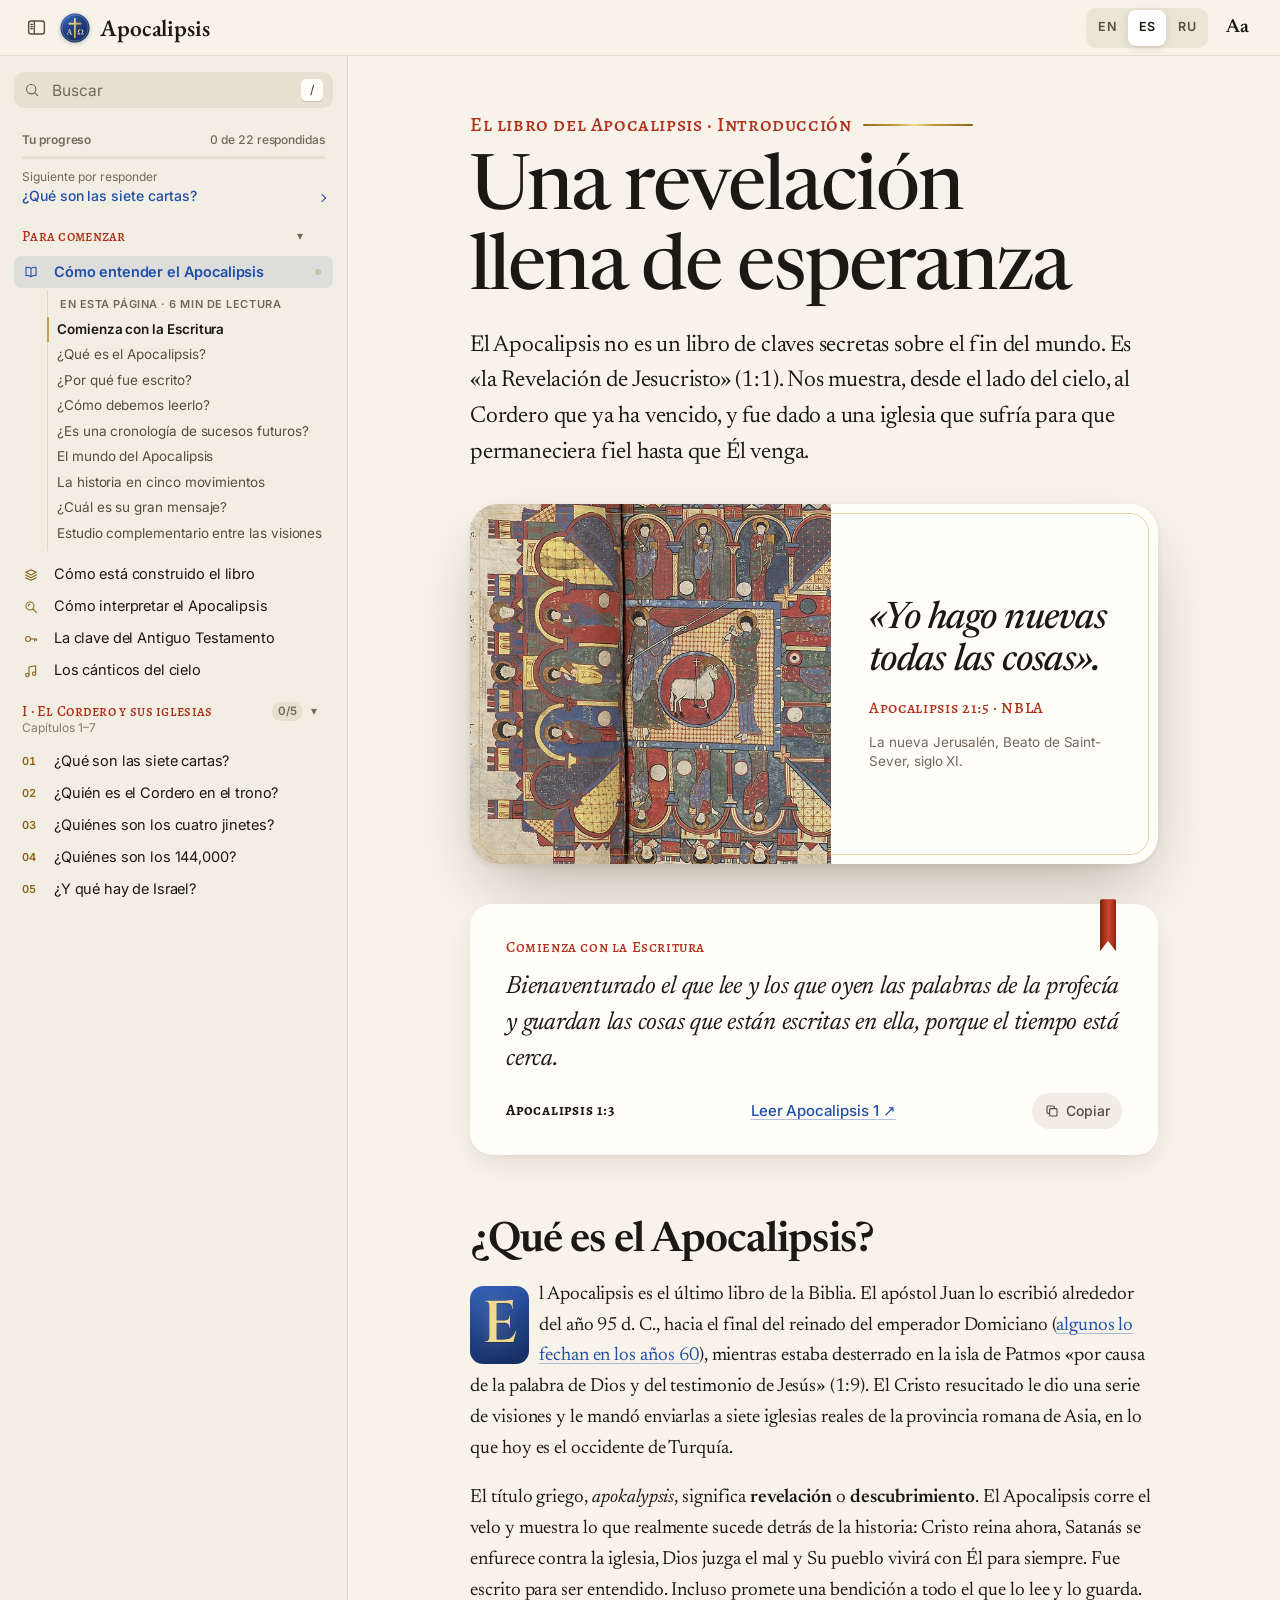
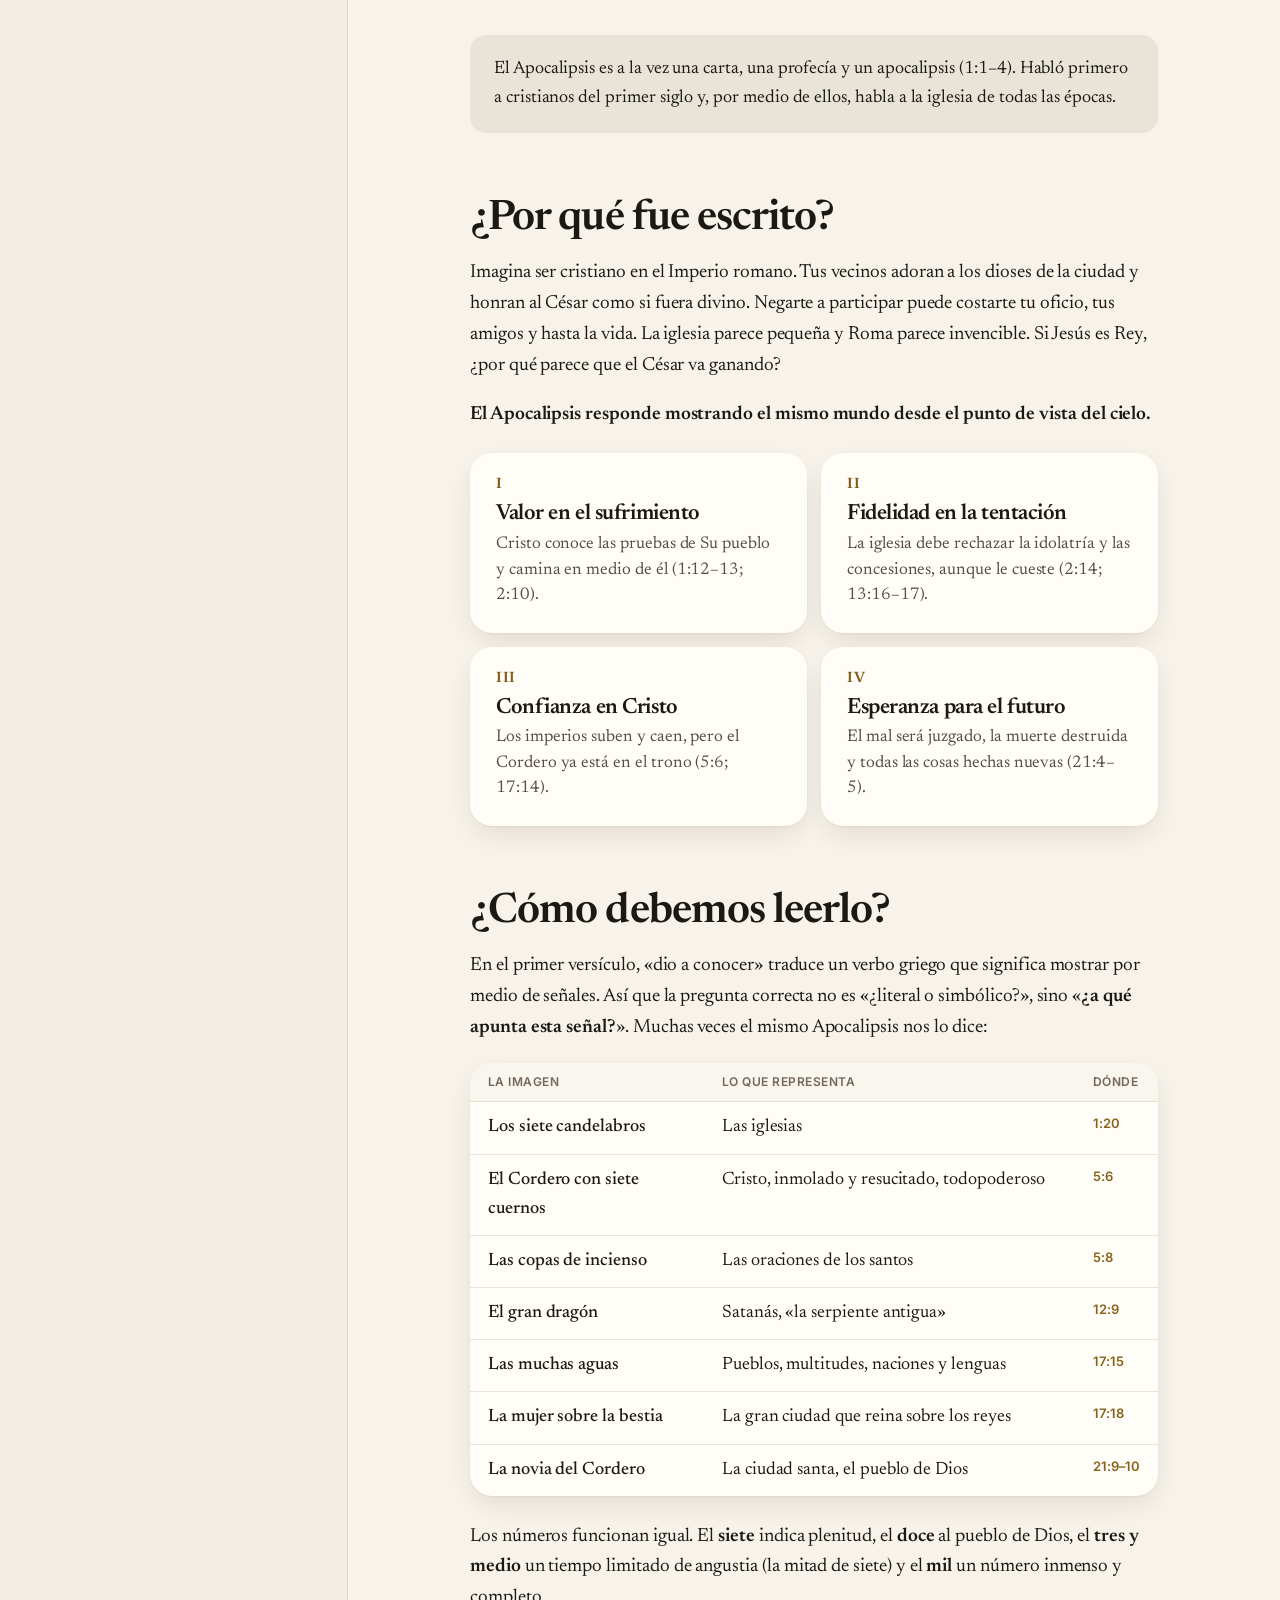
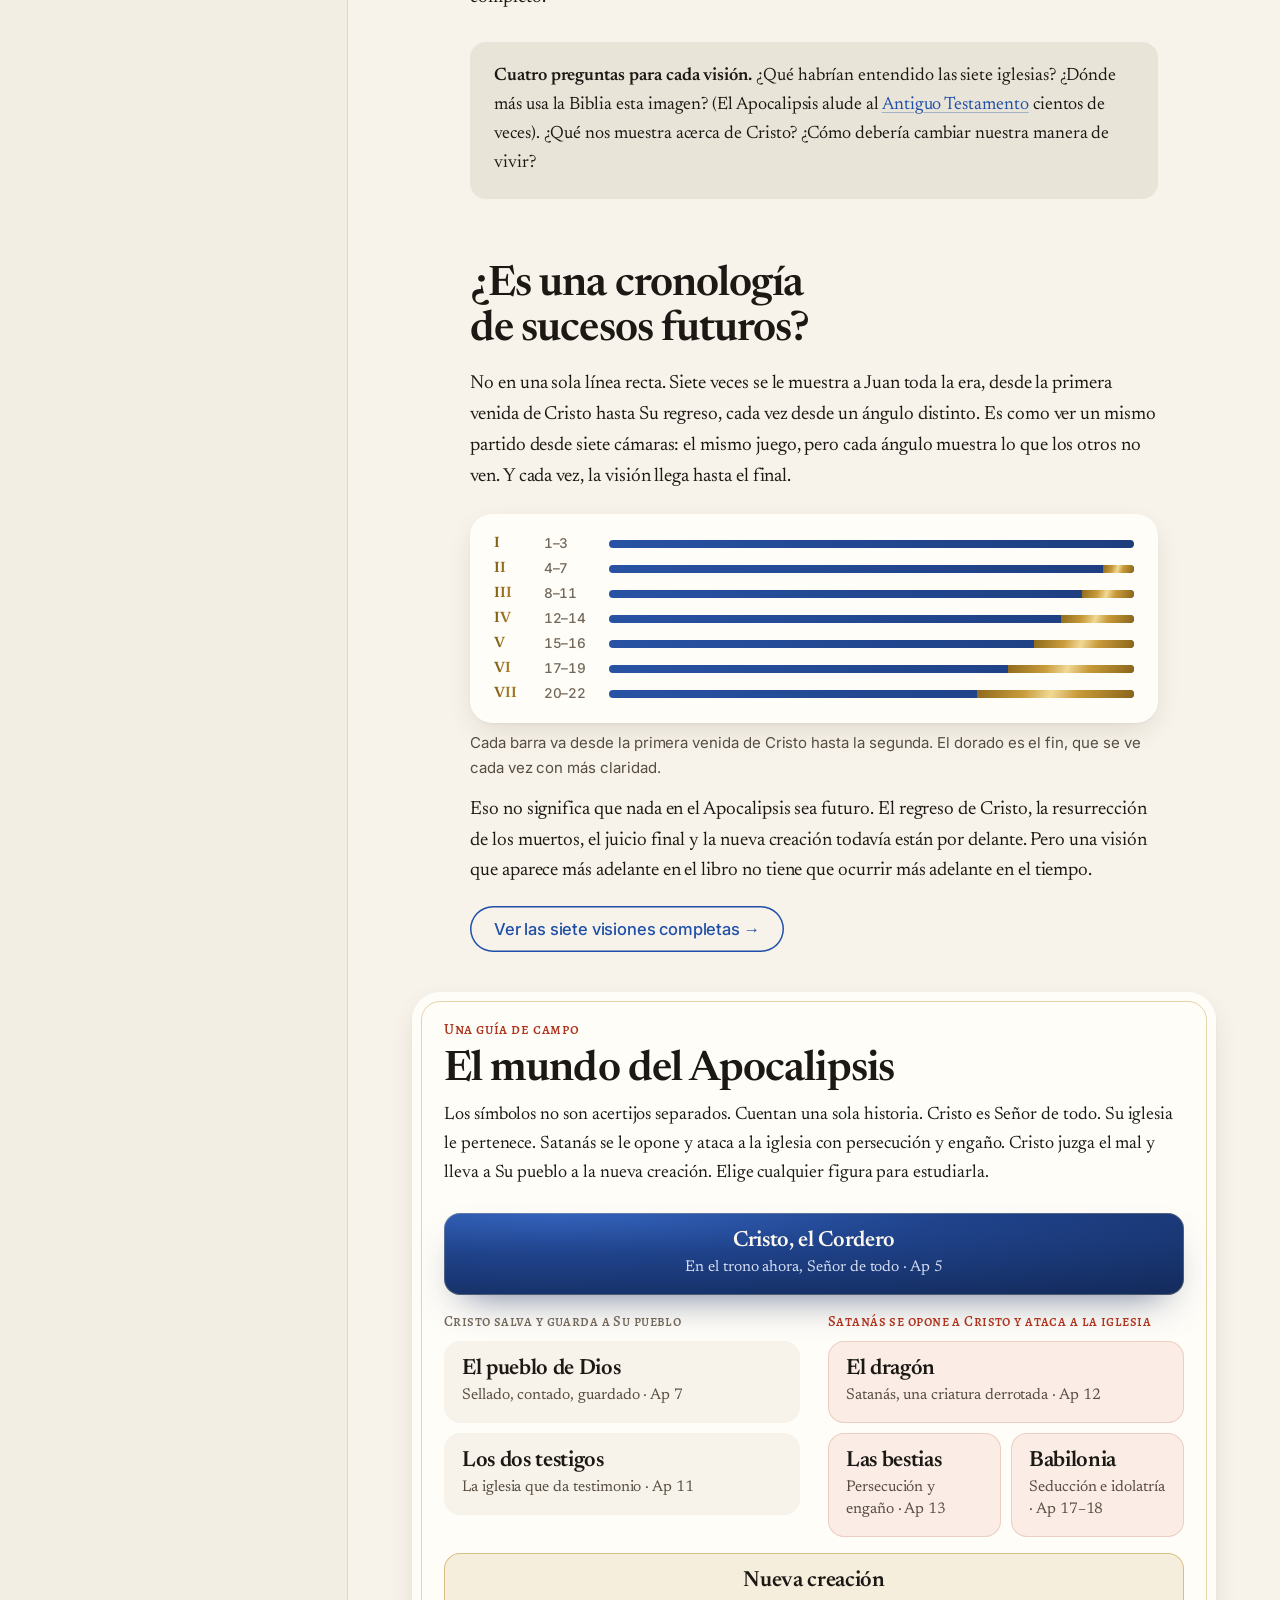
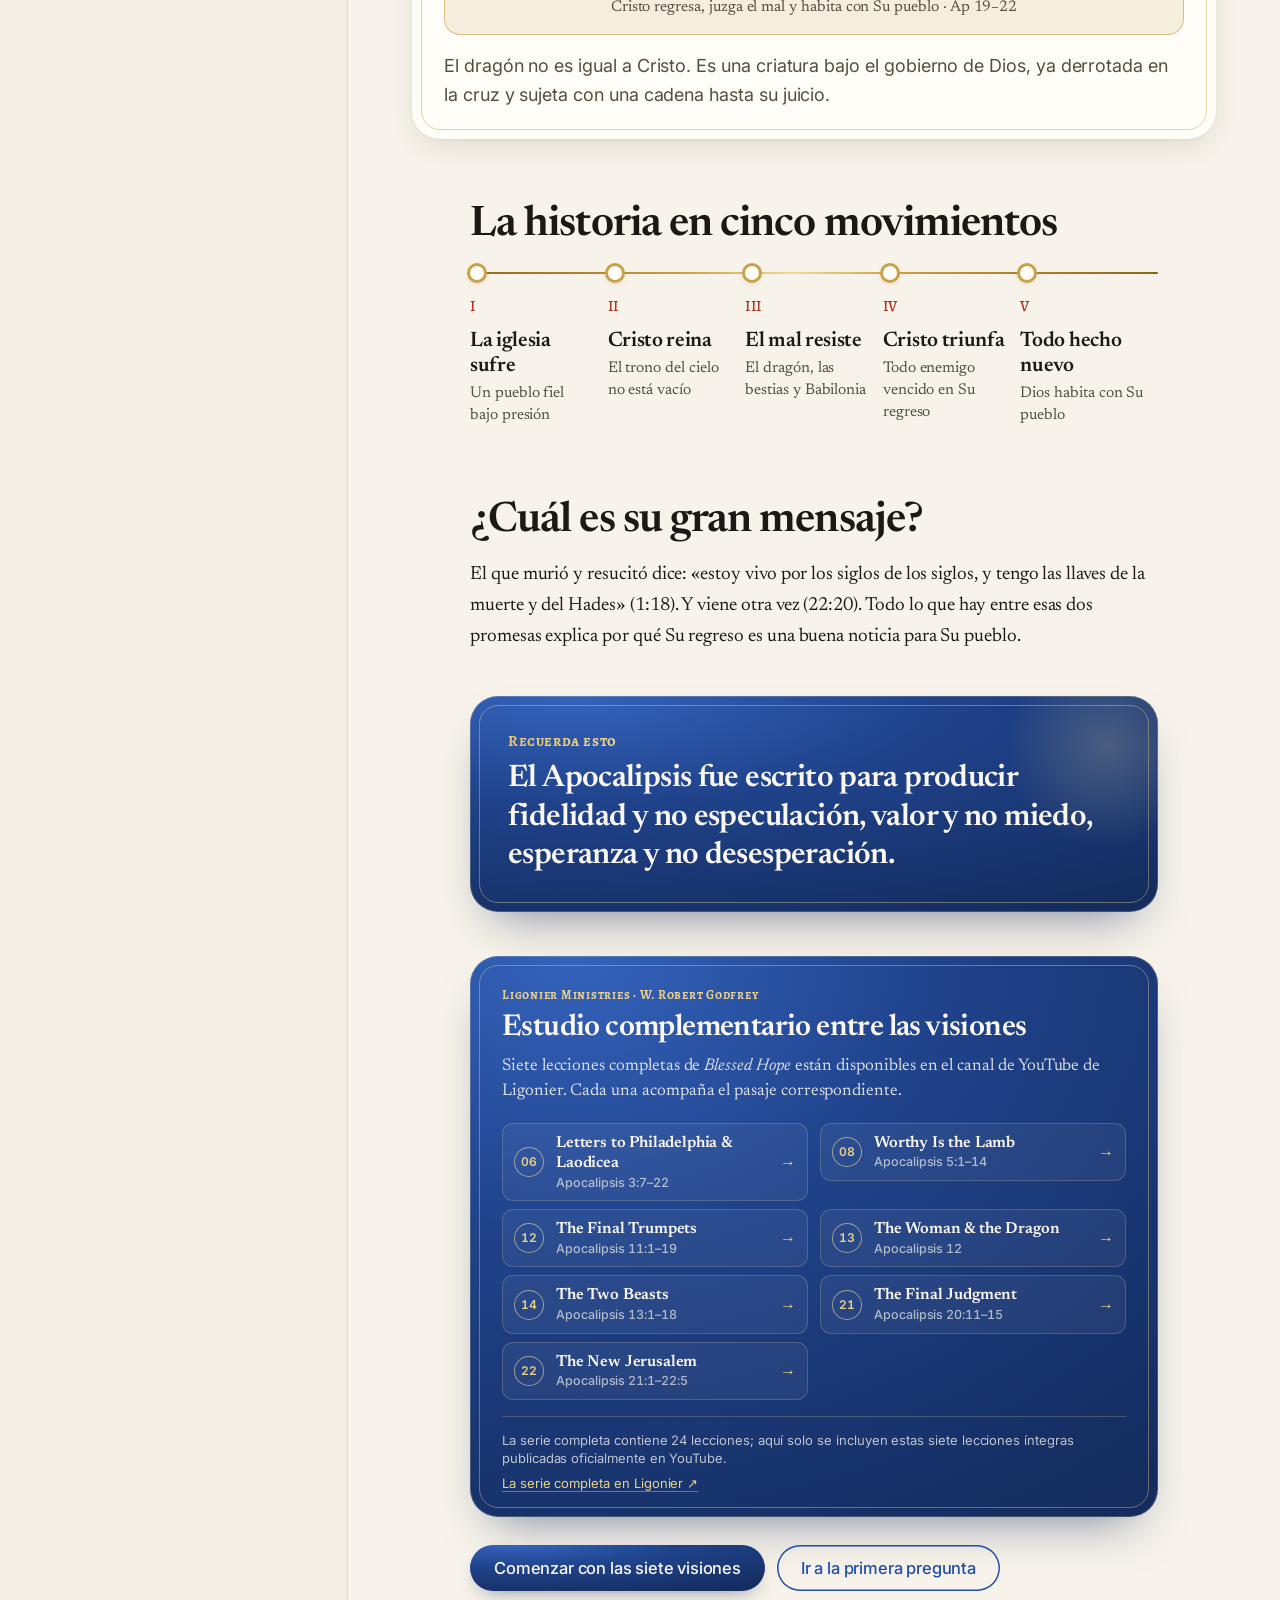
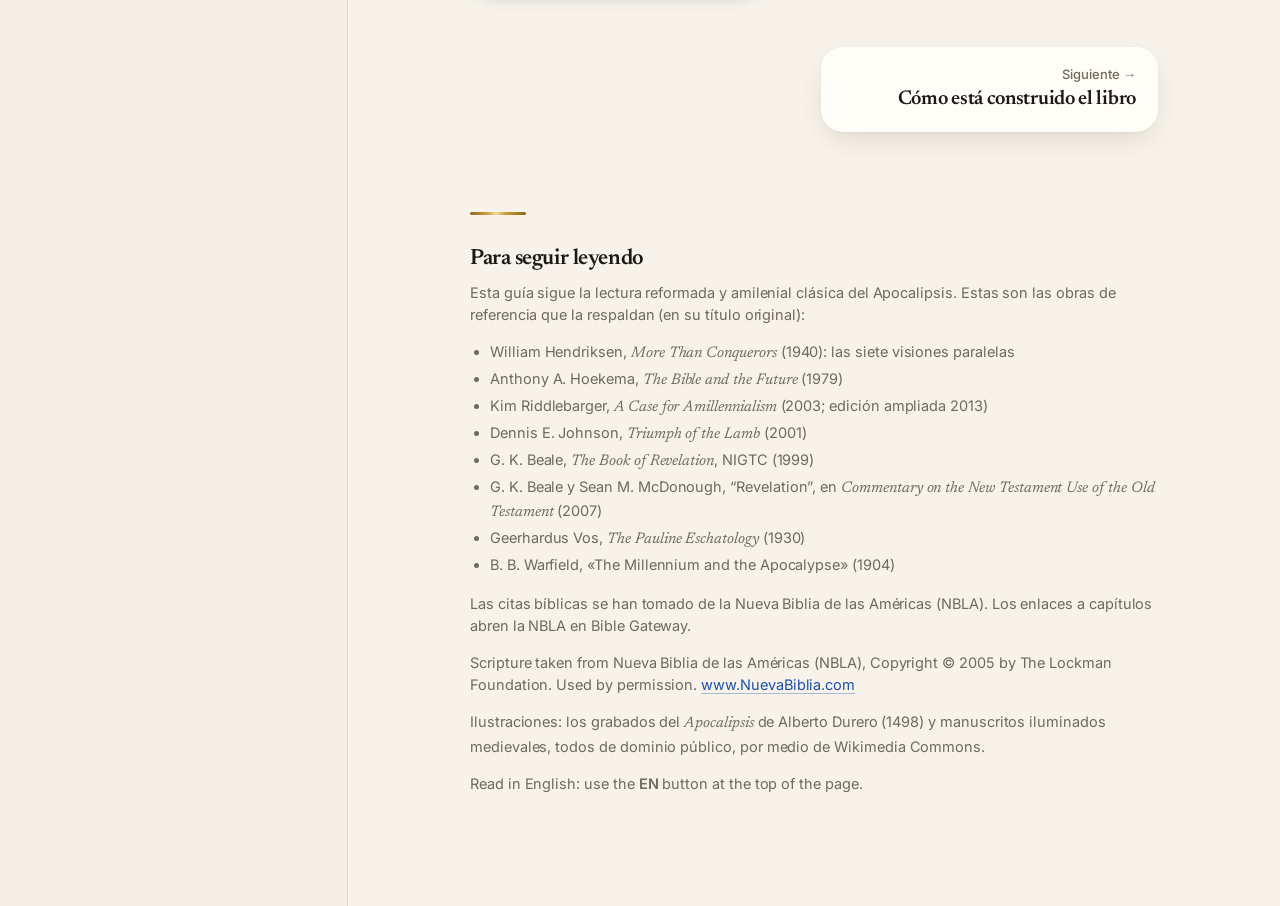
<file: es/index.html>
<!doctype html>
<meta charset="utf-8">
<title>Explicación de Apocalipsis</title>
<link rel="canonical" href="../?lang=es">
<script>location.replace('../?lang=es' + location.hash)</script>
<noscript><meta http-equiv="refresh" content="0;url=../?lang=es"></noscript>
<a href="../?lang=es">Leer en español</a>
</file>
